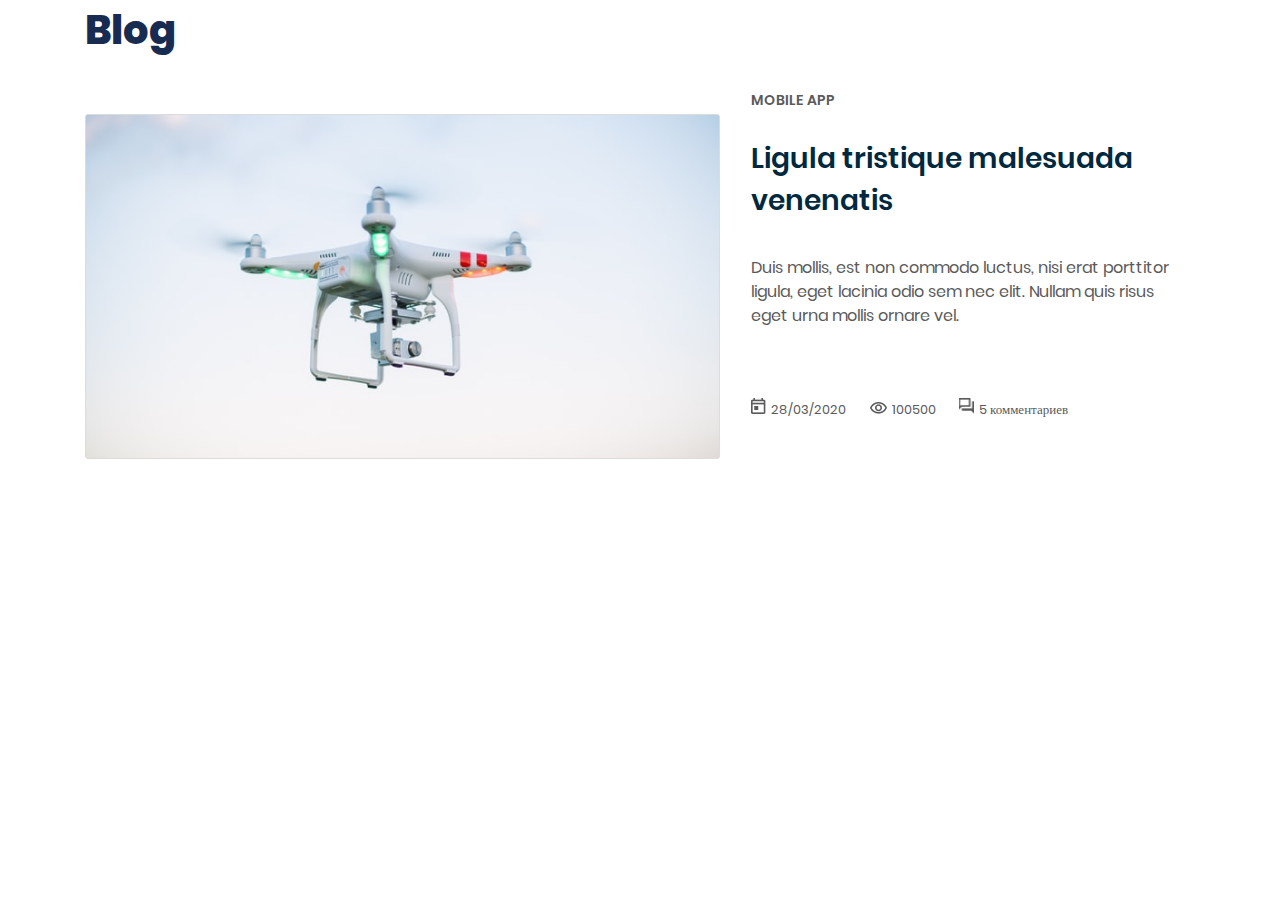
<file: index.html>
<!DOCTYPE html>
<html lang="en">

<head>
	<meta charset="UTF-8">
	<meta name="viewport" content="width=device-width, initial-scale=1.0">
	<!-- &display=swap&subset=cyrillic-ext -->
	<link rel="stylesheet" href="css/style.css">
	<title>Урок №8.2</title>
</head>

<body>
	<div class="wrapper">
		<div class="container">
			<header class="header">
				Blog
			</header>
			<main class="main">
				<div class="image">
					<img src="img/Rectangle.png" alt="" />
				</div>
				<div class="info">
					<div class="text">
						<p>MOBILE APP</p>
						<p>Ligula tristique malesuada venenatis</p>
						<p>Duis mollis, est non commodo luctus, nisi erat porttitor ligula, eget lacinia odio sem nec elit.
							Nullam quis risus eget urna mollis ornare vel.</p>
					</div>
					<div class="info">
						<div class="data"><a href="">28/03/2020</a></div>
						<div class="view"><a href="">100500</a></div>
						<div class="coment"><a href="">5 комментариев</a></div>
					</div>
				</div>
			</main>
		</div>
	</div>
</body>

</html>
</file>
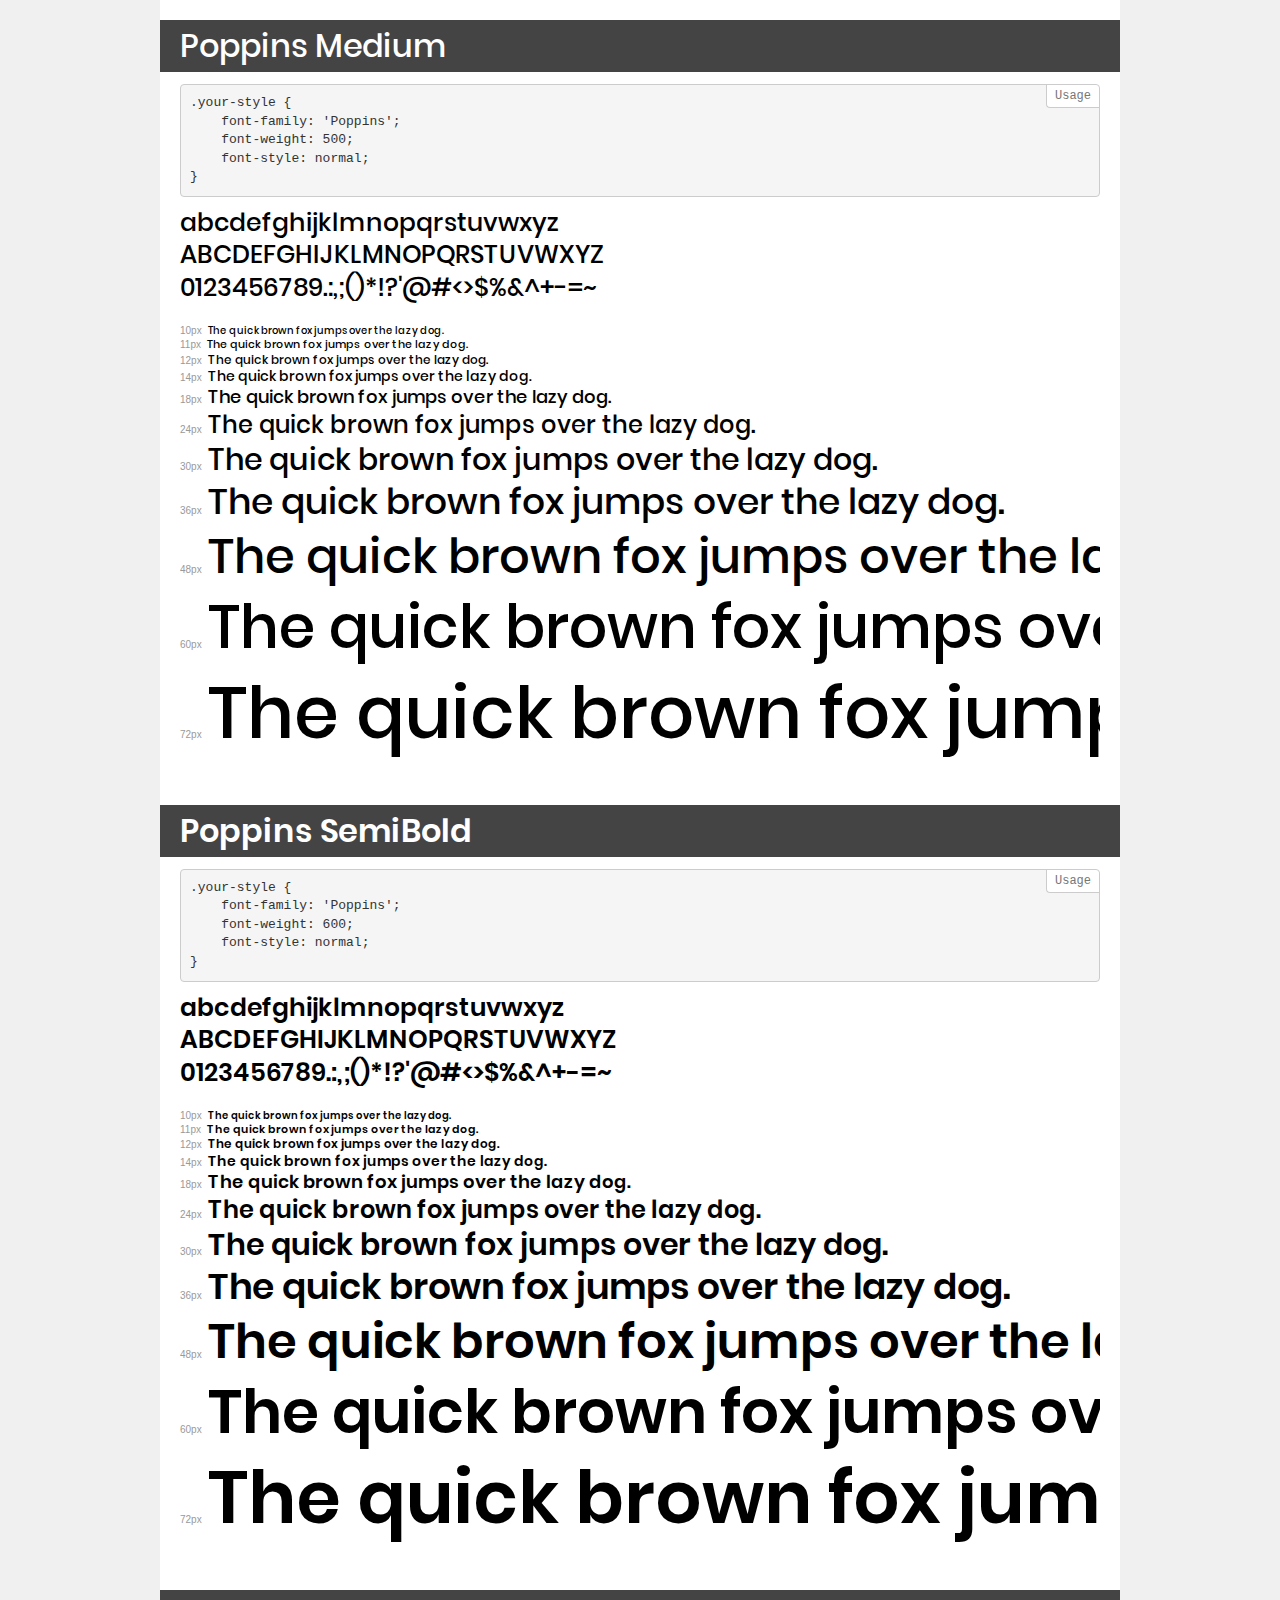
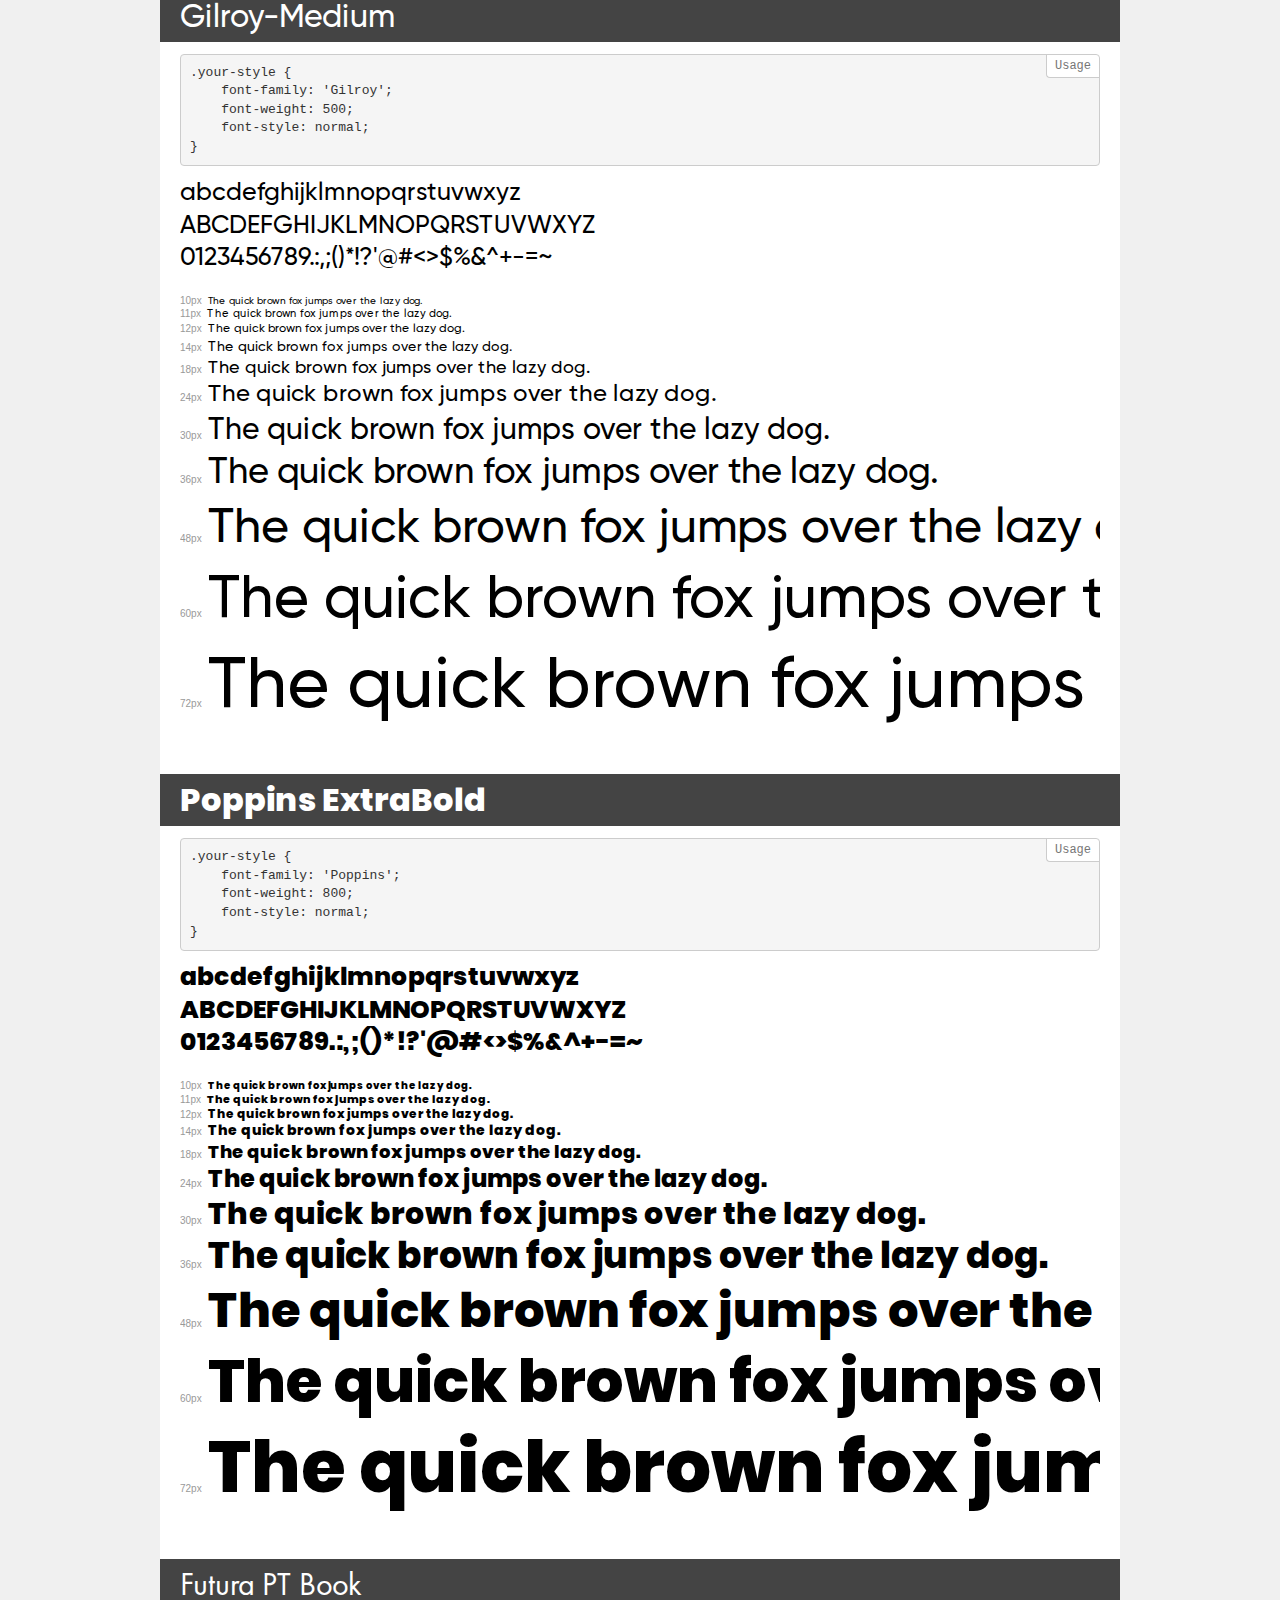
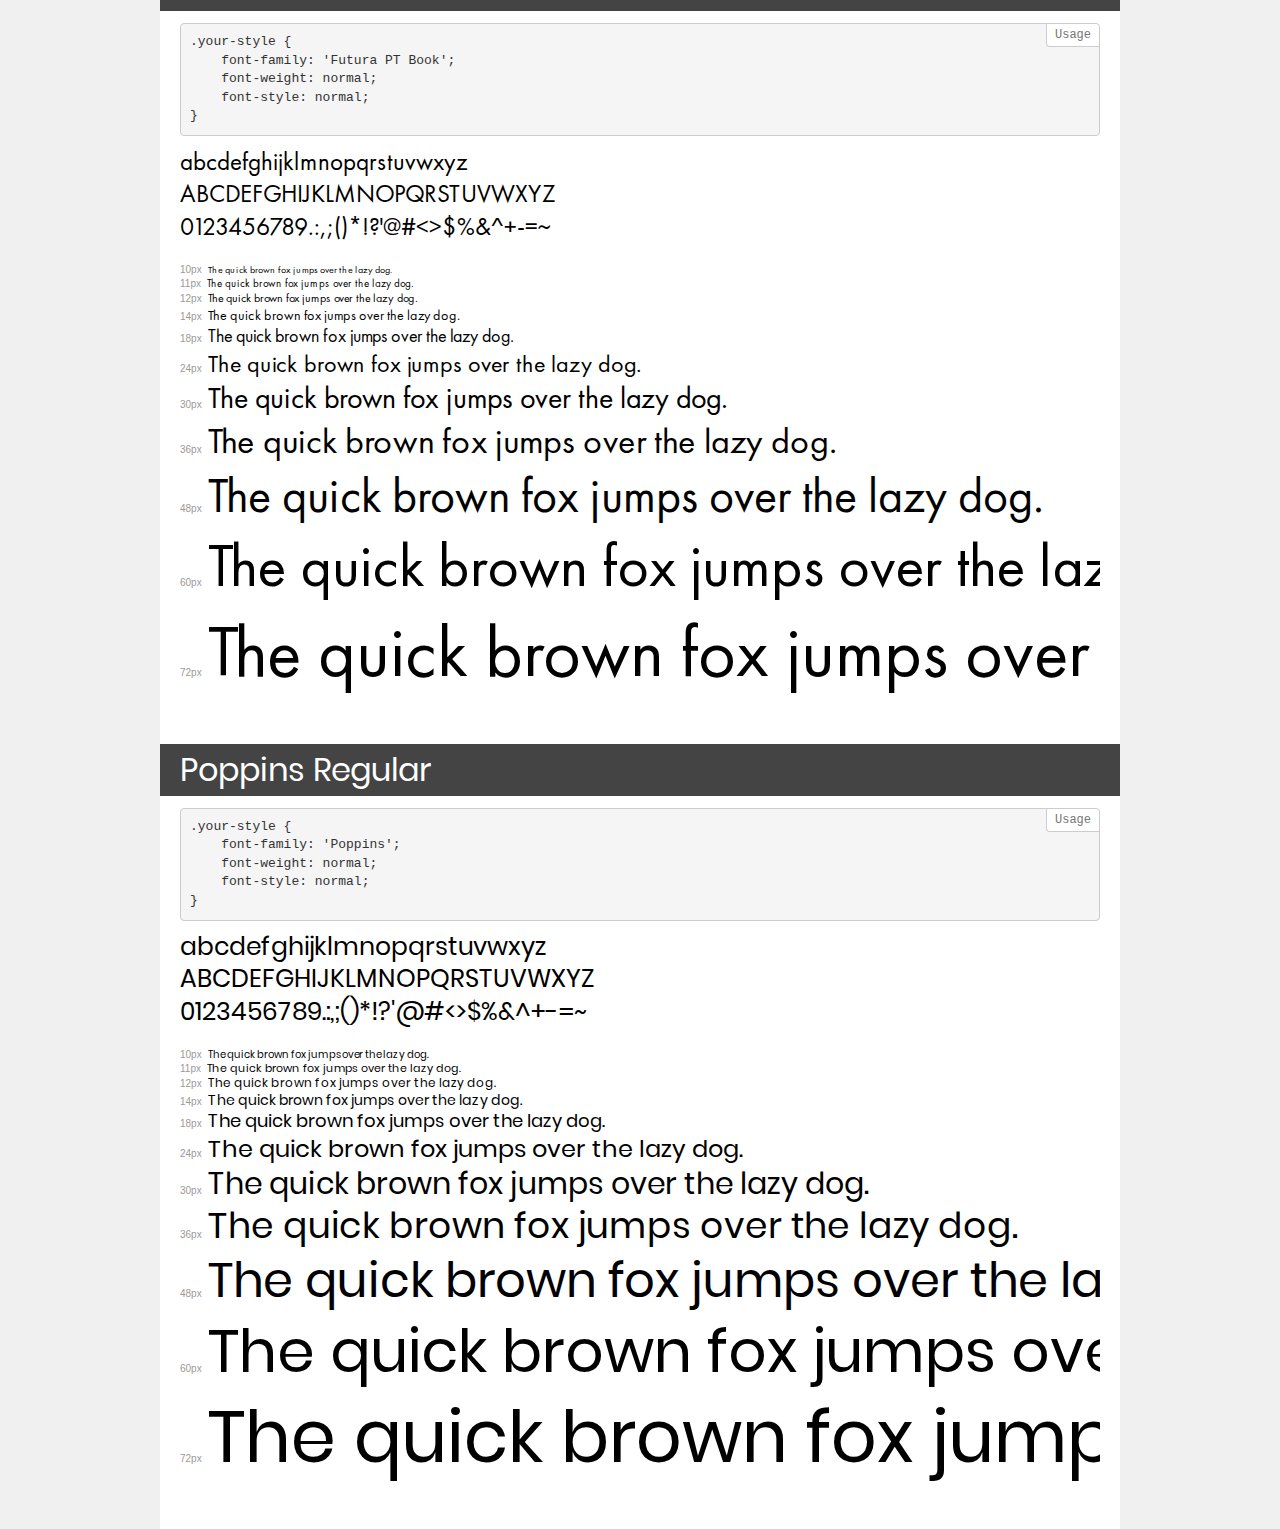
<file: fonts/demo.html>
<!DOCTYPE html>
<html lang="en">
<head>
    <meta charset="utf-8">
    <meta http-equiv="X-UA-Compatible" content="IE=edge">
    <meta name="viewport" content="width=device-width, initial-scale=1">
    <meta name="robots" content="noindex, noarchive">
    <meta name="format-detection" content="telephone=no">
    <title>Transfonter demo</title>
    <link href="stylesheet.css" rel="stylesheet">
    <style>
        /*
        http://meyerweb.com/eric/tools/css/reset/
        v2.0 | 20110126
        License: none (public domain)
        */
        html, body, div, span, applet, object, iframe,
        h1, h2, h3, h4, h5, h6, p, blockquote, pre,
        a, abbr, acronym, address, big, cite, code,
        del, dfn, em, img, ins, kbd, q, s, samp,
        small, strike, strong, sub, sup, tt, var,
        b, u, i, center,
        dl, dt, dd, ol, ul, li,
        fieldset, form, label, legend,
        table, caption, tbody, tfoot, thead, tr, th, td,
        article, aside, canvas, details, embed,
        figure, figcaption, footer, header, hgroup,
        menu, nav, output, ruby, section, summary,
        time, mark, audio, video {
            margin: 0;
            padding: 0;
            border: 0;
            font-size: 100%;
            font: inherit;
            vertical-align: baseline;
        }
        /* HTML5 display-role reset for older browsers */
        article, aside, details, figcaption, figure,
        footer, header, hgroup, menu, nav, section {
            display: block;
        }
        body {
            line-height: 1;
        }
        ol, ul {
            list-style: none;
        }
        blockquote, q {
            quotes: none;
        }
        blockquote:before, blockquote:after,
        q:before, q:after {
            content: '';
            content: none;
        }
        table {
            border-collapse: collapse;
            border-spacing: 0;
        }
        /* demo styles */
        body {
            background: #f0f0f0;
            color: #000;
        }
        .page {
            background: #fff;
            width: 920px;
            margin: 0 auto;
            padding: 20px 20px 0 20px;
            overflow: hidden;
        }
        .font-container {
            overflow-x: auto;
            overflow-y: hidden;
            margin-bottom: 40px;
            line-height: 1.3;
            white-space: nowrap;
            padding-bottom: 5px;
        }
        h1 {
            position: relative;
            background: #444;
            font-size: 32px;
            color: #fff;
            padding: 10px 20px;
            margin: 0 -20px 12px -20px;
        }
        .letters {
            font-size: 25px;
            margin-bottom: 20px;
        }
        .s10:before {
            content: '10px';
        }
        .s11:before {
            content: '11px';
        }
        .s12:before {
            content: '12px';
        }
        .s14:before {
            content: '14px';
        }
        .s18:before {
            content: '18px';
        }
        .s24:before {
            content: '24px';
        }
        .s30:before {
            content: '30px';
        }
        .s36:before {
            content: '36px';
        }
        .s48:before {
            content: '48px';
        }
        .s60:before {
            content: '60px';
        }
        .s72:before {
            content: '72px';
        }
        .s10:before, .s11:before, .s12:before, .s14:before,
        .s18:before, .s24:before, .s30:before, .s36:before,
        .s48:before, .s60:before, .s72:before {
            font-family: Arial, sans-serif;
            font-size: 10px;
            font-weight: normal;
            font-style: normal;
            color: #999;
            padding-right: 6px;
        }
        pre {
            display: block;
            position: relative;
            padding: 9px;
            margin: 0 0 10px;
            font-family: Monaco, Menlo, Consolas, "Courier New", monospace;
            font-size: 13px;
            line-height: 1.428571429;
            color: #333;
            font-weight: normal;
            font-style: normal;
            background-color: #f5f5f5;
            border: 1px solid #ccc;
            overflow-x: auto;
            border-radius: 4px;
        }
        pre:after {
            display: block;
            position: absolute;
            right: 0;
            top: 0;
            content: 'Usage';
            line-height: 1;
            padding: 5px 8px;
            font-size: 12px;
            color: #767676;
            background-color: #fff;
            border: 1px solid #ccc;
            border-right: none;
            border-top: none;
            border-radius: 0 4px 0 4px;
            z-index: 10;
        }
        /* responsive */
        @media (max-width: 959px) {
            .page {
                width: auto;
                margin: 0;
            }
        }
    </style>
</head>
<body>
<div class="page">
    <div class="demo">
        <h1 style="font-family: 'Poppins'; font-weight: 500; font-style: normal;">Poppins Medium</h1>
        <pre>.your-style {
    font-family: 'Poppins';
    font-weight: 500;
    font-style: normal;
}</pre>
        <div class="font-container" style="font-family: 'Poppins'; font-weight: 500; font-style: normal;">
            <p class="letters">
                abcdefghijklmnopqrstuvwxyz<br>
ABCDEFGHIJKLMNOPQRSTUVWXYZ<br>
                0123456789.:,;()*!?'@#<>$%&^+-=~
            </p>
            <p class="s10" style="font-size: 10px;">The quick brown fox jumps over the lazy dog.</p>
            <p class="s11" style="font-size: 11px;">The quick brown fox jumps over the lazy dog.</p>
            <p class="s12" style="font-size: 12px;">The quick brown fox jumps over the lazy dog.</p>
            <p class="s14" style="font-size: 14px;">The quick brown fox jumps over the lazy dog.</p>
            <p class="s18" style="font-size: 18px;">The quick brown fox jumps over the lazy dog.</p>
            <p class="s24" style="font-size: 24px;">The quick brown fox jumps over the lazy dog.</p>
            <p class="s30" style="font-size: 30px;">The quick brown fox jumps over the lazy dog.</p>
            <p class="s36" style="font-size: 36px;">The quick brown fox jumps over the lazy dog.</p>
            <p class="s48" style="font-size: 48px;">The quick brown fox jumps over the lazy dog.</p>
            <p class="s60" style="font-size: 60px;">The quick brown fox jumps over the lazy dog.</p>
            <p class="s72" style="font-size: 72px;">The quick brown fox jumps over the lazy dog.</p>
        </div>
    </div>
    <div class="demo">
        <h1 style="font-family: 'Poppins'; font-weight: 600; font-style: normal;">Poppins SemiBold</h1>
        <pre>.your-style {
    font-family: 'Poppins';
    font-weight: 600;
    font-style: normal;
}</pre>
        <div class="font-container" style="font-family: 'Poppins'; font-weight: 600; font-style: normal;">
            <p class="letters">
                abcdefghijklmnopqrstuvwxyz<br>
ABCDEFGHIJKLMNOPQRSTUVWXYZ<br>
                0123456789.:,;()*!?'@#<>$%&^+-=~
            </p>
            <p class="s10" style="font-size: 10px;">The quick brown fox jumps over the lazy dog.</p>
            <p class="s11" style="font-size: 11px;">The quick brown fox jumps over the lazy dog.</p>
            <p class="s12" style="font-size: 12px;">The quick brown fox jumps over the lazy dog.</p>
            <p class="s14" style="font-size: 14px;">The quick brown fox jumps over the lazy dog.</p>
            <p class="s18" style="font-size: 18px;">The quick brown fox jumps over the lazy dog.</p>
            <p class="s24" style="font-size: 24px;">The quick brown fox jumps over the lazy dog.</p>
            <p class="s30" style="font-size: 30px;">The quick brown fox jumps over the lazy dog.</p>
            <p class="s36" style="font-size: 36px;">The quick brown fox jumps over the lazy dog.</p>
            <p class="s48" style="font-size: 48px;">The quick brown fox jumps over the lazy dog.</p>
            <p class="s60" style="font-size: 60px;">The quick brown fox jumps over the lazy dog.</p>
            <p class="s72" style="font-size: 72px;">The quick brown fox jumps over the lazy dog.</p>
        </div>
    </div>
    <div class="demo">
        <h1 style="font-family: 'Gilroy'; font-weight: 500; font-style: normal;">Gilroy-Medium</h1>
        <pre>.your-style {
    font-family: 'Gilroy';
    font-weight: 500;
    font-style: normal;
}</pre>
        <div class="font-container" style="font-family: 'Gilroy'; font-weight: 500; font-style: normal;">
            <p class="letters">
                abcdefghijklmnopqrstuvwxyz<br>
ABCDEFGHIJKLMNOPQRSTUVWXYZ<br>
                0123456789.:,;()*!?'@#<>$%&^+-=~
            </p>
            <p class="s10" style="font-size: 10px;">The quick brown fox jumps over the lazy dog.</p>
            <p class="s11" style="font-size: 11px;">The quick brown fox jumps over the lazy dog.</p>
            <p class="s12" style="font-size: 12px;">The quick brown fox jumps over the lazy dog.</p>
            <p class="s14" style="font-size: 14px;">The quick brown fox jumps over the lazy dog.</p>
            <p class="s18" style="font-size: 18px;">The quick brown fox jumps over the lazy dog.</p>
            <p class="s24" style="font-size: 24px;">The quick brown fox jumps over the lazy dog.</p>
            <p class="s30" style="font-size: 30px;">The quick brown fox jumps over the lazy dog.</p>
            <p class="s36" style="font-size: 36px;">The quick brown fox jumps over the lazy dog.</p>
            <p class="s48" style="font-size: 48px;">The quick brown fox jumps over the lazy dog.</p>
            <p class="s60" style="font-size: 60px;">The quick brown fox jumps over the lazy dog.</p>
            <p class="s72" style="font-size: 72px;">The quick brown fox jumps over the lazy dog.</p>
        </div>
    </div>
    <div class="demo">
        <h1 style="font-family: 'Poppins'; font-weight: 800; font-style: normal;">Poppins ExtraBold</h1>
        <pre>.your-style {
    font-family: 'Poppins';
    font-weight: 800;
    font-style: normal;
}</pre>
        <div class="font-container" style="font-family: 'Poppins'; font-weight: 800; font-style: normal;">
            <p class="letters">
                abcdefghijklmnopqrstuvwxyz<br>
ABCDEFGHIJKLMNOPQRSTUVWXYZ<br>
                0123456789.:,;()*!?'@#<>$%&^+-=~
            </p>
            <p class="s10" style="font-size: 10px;">The quick brown fox jumps over the lazy dog.</p>
            <p class="s11" style="font-size: 11px;">The quick brown fox jumps over the lazy dog.</p>
            <p class="s12" style="font-size: 12px;">The quick brown fox jumps over the lazy dog.</p>
            <p class="s14" style="font-size: 14px;">The quick brown fox jumps over the lazy dog.</p>
            <p class="s18" style="font-size: 18px;">The quick brown fox jumps over the lazy dog.</p>
            <p class="s24" style="font-size: 24px;">The quick brown fox jumps over the lazy dog.</p>
            <p class="s30" style="font-size: 30px;">The quick brown fox jumps over the lazy dog.</p>
            <p class="s36" style="font-size: 36px;">The quick brown fox jumps over the lazy dog.</p>
            <p class="s48" style="font-size: 48px;">The quick brown fox jumps over the lazy dog.</p>
            <p class="s60" style="font-size: 60px;">The quick brown fox jumps over the lazy dog.</p>
            <p class="s72" style="font-size: 72px;">The quick brown fox jumps over the lazy dog.</p>
        </div>
    </div>
    <div class="demo">
        <h1 style="font-family: 'Futura PT Book'; font-weight: normal; font-style: normal;">Futura PT Book</h1>
        <pre>.your-style {
    font-family: 'Futura PT Book';
    font-weight: normal;
    font-style: normal;
}</pre>
        <div class="font-container" style="font-family: 'Futura PT Book'; font-weight: normal; font-style: normal;">
            <p class="letters">
                abcdefghijklmnopqrstuvwxyz<br>
ABCDEFGHIJKLMNOPQRSTUVWXYZ<br>
                0123456789.:,;()*!?'@#<>$%&^+-=~
            </p>
            <p class="s10" style="font-size: 10px;">The quick brown fox jumps over the lazy dog.</p>
            <p class="s11" style="font-size: 11px;">The quick brown fox jumps over the lazy dog.</p>
            <p class="s12" style="font-size: 12px;">The quick brown fox jumps over the lazy dog.</p>
            <p class="s14" style="font-size: 14px;">The quick brown fox jumps over the lazy dog.</p>
            <p class="s18" style="font-size: 18px;">The quick brown fox jumps over the lazy dog.</p>
            <p class="s24" style="font-size: 24px;">The quick brown fox jumps over the lazy dog.</p>
            <p class="s30" style="font-size: 30px;">The quick brown fox jumps over the lazy dog.</p>
            <p class="s36" style="font-size: 36px;">The quick brown fox jumps over the lazy dog.</p>
            <p class="s48" style="font-size: 48px;">The quick brown fox jumps over the lazy dog.</p>
            <p class="s60" style="font-size: 60px;">The quick brown fox jumps over the lazy dog.</p>
            <p class="s72" style="font-size: 72px;">The quick brown fox jumps over the lazy dog.</p>
        </div>
    </div>
    <div class="demo">
        <h1 style="font-family: 'Poppins'; font-weight: normal; font-style: normal;">Poppins Regular</h1>
        <pre>.your-style {
    font-family: 'Poppins';
    font-weight: normal;
    font-style: normal;
}</pre>
        <div class="font-container" style="font-family: 'Poppins'; font-weight: normal; font-style: normal;">
            <p class="letters">
                abcdefghijklmnopqrstuvwxyz<br>
ABCDEFGHIJKLMNOPQRSTUVWXYZ<br>
                0123456789.:,;()*!?'@#<>$%&^+-=~
            </p>
            <p class="s10" style="font-size: 10px;">The quick brown fox jumps over the lazy dog.</p>
            <p class="s11" style="font-size: 11px;">The quick brown fox jumps over the lazy dog.</p>
            <p class="s12" style="font-size: 12px;">The quick brown fox jumps over the lazy dog.</p>
            <p class="s14" style="font-size: 14px;">The quick brown fox jumps over the lazy dog.</p>
            <p class="s18" style="font-size: 18px;">The quick brown fox jumps over the lazy dog.</p>
            <p class="s24" style="font-size: 24px;">The quick brown fox jumps over the lazy dog.</p>
            <p class="s30" style="font-size: 30px;">The quick brown fox jumps over the lazy dog.</p>
            <p class="s36" style="font-size: 36px;">The quick brown fox jumps over the lazy dog.</p>
            <p class="s48" style="font-size: 48px;">The quick brown fox jumps over the lazy dog.</p>
            <p class="s60" style="font-size: 60px;">The quick brown fox jumps over the lazy dog.</p>
            <p class="s72" style="font-size: 72px;">The quick brown fox jumps over the lazy dog.</p>
        </div>
    </div>
</div>
</body>
</html>
</file>
<file: css/style.css>
@font-face {
    font-family: 'Poppins';
    src: url('../fonts/Poppins-Medium.woff2') format('woff2');
    font-weight: 500;
    font-style: normal;
    font-display: swap;
}

@font-face {
    font-family: 'Poppins';
    src: url('../fonts/Poppins-SemiBold.woff2') format('woff2');
    font-weight: 600;
    font-style: normal;
    font-display: swap;
}

@font-face {
    font-family: 'Gilroy';
    src: url('../fonts/Gilroy-Medium.woff2') format('woff2');
    font-weight: 500;
    font-style: normal;
    font-display: swap;
}

@font-face {
    font-family: 'Poppins';
    src: url('../fonts/Poppins-ExtraBold.woff2') format('woff2');
    font-weight: 800;
    font-style: normal;
    font-display: swap;
}

@font-face {
    font-family: 'Futura PT Book';
    src: url('../fonts/FuturaPT-Book.woff2') format('woff2');
    font-weight: normal;
    font-style: normal;
    font-display: swap;
}

@font-face {
    font-family: 'Poppins';
    src: url('../fonts/Poppins-Regular.woff2') format('woff2');
    font-weight: normal;
    font-style: normal;
    font-display: swap;
}


/* Обнуляющий стиль */
*,
*::before,
*::after {
	margin: 0;
	padding: 0;
	border: 0;
	box-sizing: border-box;
}
ol li,
ul li {
	list-style: none;
}
a,
a:visited {
	text-decoration: none;
}
a:hover {
	text-decoration: none;
}
h1,
h2,
h3,
h4,
h5,
h6 {
	font-weight: inherit;
	font-size: inherit;
}
img {
	vertical-align: top;
}
html,
body {
	height: 100%;
	font-size: 14px;
	line-height: 1;
}
/* -------------- */
.wrapper {
	min-height: 100%;
	overflow: hidden;
}

.container {
  max-width: 1110px;
  margin: 0px auto;
}

.header {
	font-family: Poppins;
	font-weight: 800;
	font-size: 40px;
	line-height: 60px;
	color: #182C51;
}

.image {	
	float: left;
	max-width: 640px;
	margin: 54px 31px 300px 0px;
}
.info {
	display: inline-block;
	max-width: 430px;
	padding: 30px 0px 0px 0px;
}
.text {
  margin: 0px 0px 30px 0px;
}
.text p:first-child {
	font-family: Poppins;
	font-style: normal;
	font-weight: 600;
	font-size: 14px;
	line-height: 21px;
	color: #5A5A5A;
	padding: 0px 0px 27px 0px;
}
.text p:nth-child(2) {
	 font-family: Poppins;
	font-style: normal;
	font-weight: 600;
	font-size: 28px;
	line-height: 42px;
	color: #00293F;
	padding: 0px 0px 34px 0px;
}
.text p:last-child {
	font-family: Poppins;
	font-style: normal;
	font-weight: normal;
	font-size: 16px;
	line-height: 24px;
	color: #5A5A5A;

}

.data {
	display: inline-block;
	margin: 0px 20px 0px 0px;
	font-family: Poppins;
	font-weight: normal;
	font-size: 13px;
	line-height: 19px;
}
.data a{
	color: #5A5A5A;
}
.info a:hover {
  color: #BB5A5A;
}
.data a:before {
	content: "";
	display: inline-block;
	width: 15px;
	height: 26px;
	background: url("../img/data.png") 0 bottom no-repeat;
	margin: 0px 5px 0px 0px;
}
.view {
	display: inline-block;
	margin: 0px 20px 0px 0px;
	font-family: Poppins;
	font-weight: normal;
	font-size: 13px;
	line-height: 19px;
}
.view a{
	color: #5A5A5A;
}
.view a:before {
  content: "";
  display: inline-block;
  width: 17px;
  height: 12px;
  background: url("../img/view.png") 0 0 no-repeat;
  margin: 0px 5px 0px 0px;
}
.coment {
	display: inline-block;
	font-family: Poppins;
	font-weight: normal;
	font-size: 13px;
	line-height: 19px;
}
.coment a{
	color: #5A5A5A;
}
.coment a:before {
	content: "";
	display: inline-block;
	width: 15px;
	height: 16px;
	background: url("../img/coment.png") 50% 50% no-repeat;
	margin: 0px 5px 0px 0px;
}
</file>
<file: fonts/stylesheet.css>
@font-face {
    font-family: 'Poppins';
    src: url('Poppins-Medium.woff2') format('woff2'),
        url('Poppins-Medium.woff') format('woff');
    font-weight: 500;
    font-style: normal;
    font-display: swap;
}

@font-face {
    font-family: 'Poppins';
    src: url('Poppins-SemiBold.woff2') format('woff2'),
        url('Poppins-SemiBold.woff') format('woff');
    font-weight: 600;
    font-style: normal;
    font-display: swap;
}

@font-face {
    font-family: 'Gilroy';
    src: url('Gilroy-Medium.woff2') format('woff2'),
        url('Gilroy-Medium.woff') format('woff');
    font-weight: 500;
    font-style: normal;
    font-display: swap;
}

@font-face {
    font-family: 'Poppins';
    src: url('Poppins-ExtraBold.woff2') format('woff2'),
        url('Poppins-ExtraBold.woff') format('woff');
    font-weight: 800;
    font-style: normal;
    font-display: swap;
}

@font-face {
    font-family: 'Futura PT Book';
    src: url('FuturaPT-Book.woff2') format('woff2'),
        url('FuturaPT-Book.woff') format('woff');
    font-weight: normal;
    font-style: normal;
    font-display: swap;
}

@font-face {
    font-family: 'Poppins';
    src: url('Poppins-Regular.woff2') format('woff2'),
        url('Poppins-Regular.woff') format('woff');
    font-weight: normal;
    font-style: normal;
    font-display: swap;
}
</file>
